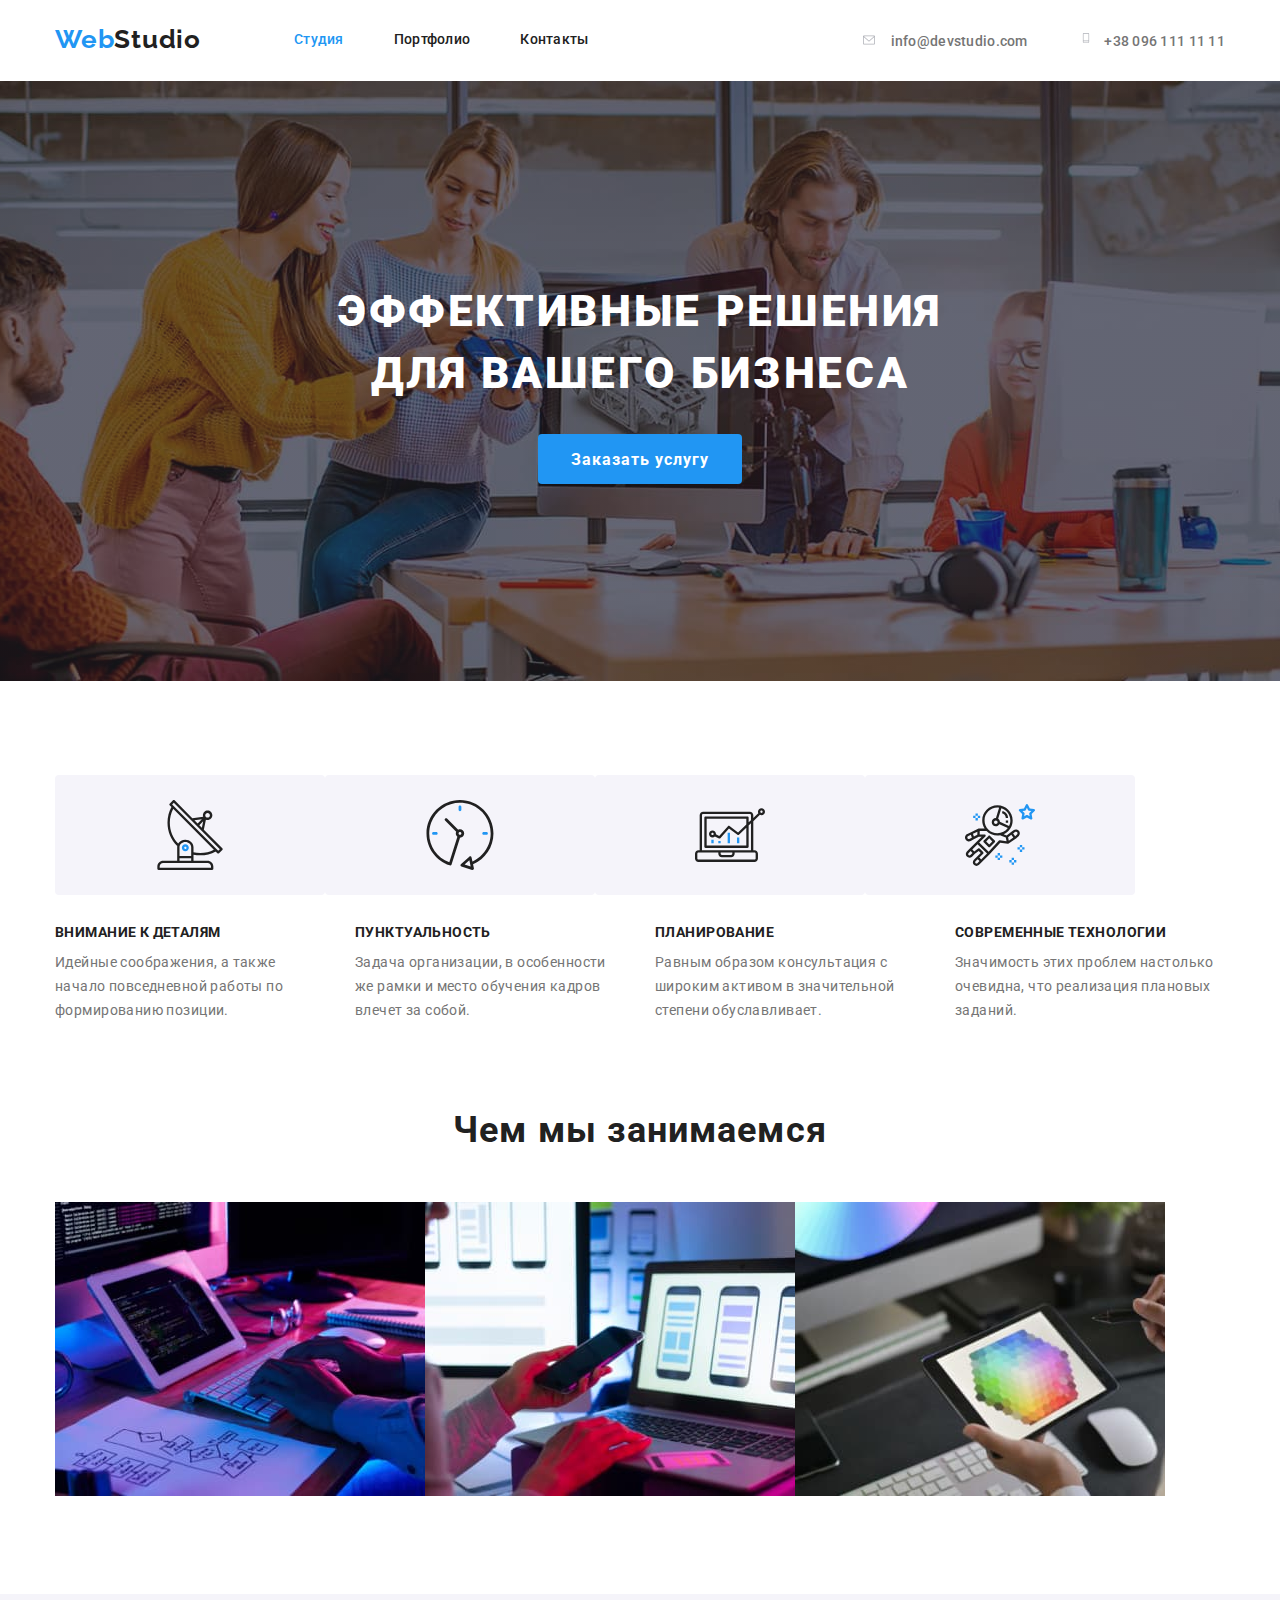
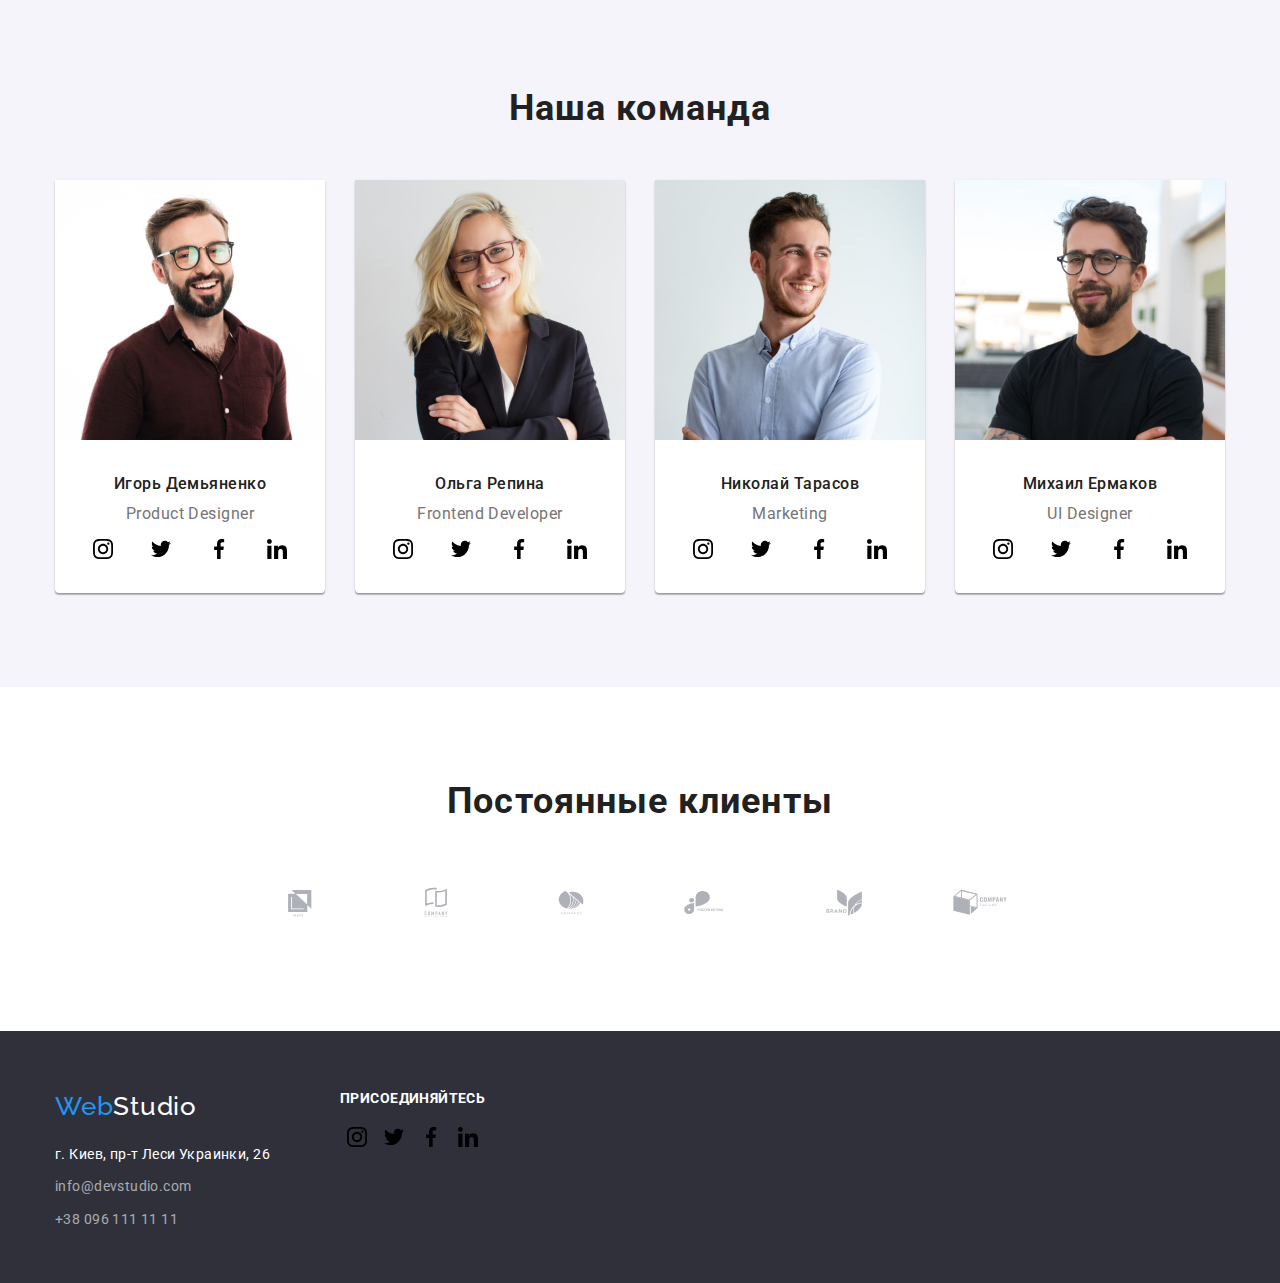
<file: index.html>
<!DOCTYPE html>
<html lang="ru">
<head>
    <meta charset="UTF-8">
    <meta http-equiv="X-UA-Compatible" content="IE=edge">
    <meta name="viewport" content="width=device-width, initial-scale=1.0">
    <title>Home-work3</title>
    <link href="https://fonts.googleapis.com/css2?family=Raleway:wght@700&family=Roboto:wght@400;500;700;900&display=swap" rel="stylesheet">
    <link href="https://cdnjs.cloudflare.com/ajax/libs/modern-normalize/1.1.0/modern-normalize.min.css" rel="stylesheet">
    <link href="./css/styles.css" rel="stylesheet">
</head>

<body class="page">
    <header class="hat">
        <div class="container">
            <div class="main-nav">
                <a href="" class="logo"><span class="logo-web">Web</span>Studio</a>
                <nav class="site-nav">
                    <ul class="list menu">
                        <li class="menu-text">
                            <a href="./index.html" class="link current">Студия</a>
                        </li>
                        <li class="menu-text">
                            <a href="./portfolio.html" class="link">Портфолио</a>
                        </li>
                        <li class="menu-text">
                            <a href="#adress" class="link">Контакты</a>
                        </li>
                    </ul>
                </nav>
                <div class="tel-adr">                        
                    <a href="mailto:info@devstudio.com" class="adress curent tel-adr-contact">
                        <svg class="tel-adr-icon" width="16" height="12"aria-hidden="true" >
                            <use href="./images/icons.svg#icon-envelope-hover"></use>
                        </svg>
                        info@devstudio.com
                    </a>                        
                    <a href="tel:+380961111111" class="adress tel-header tel-adr-contact ">
                        <svg class="tel-adr-icon" width="10" height="16" aria-hidden="true">
                            <use href="./images/icons.svg#icon-tel"></use>
                        </svg>
                        +38 096 111 11 11
                    </a>
                 </div>
                       
            </div>         
        </div>
       
    </header>
       
    <main class="main">
         <section class="hero">
            <div class="container">
                <h1 class="baner header">ЭФФЕКТИВНЫЕ РЕШЕНИЯ ДЛЯ ВАШЕГО БИЗНЕСА</h1>           
                <button type="button" class="button primary butbuner">Заказать услугу</button>
            </div>
         </section>

        <section class="fishka">
            <div class="container">
                <h2 class="studio">Особенности студии</h2>
                <ul class="list fishka-icon">
                    <li class="fon-icon">
                        <svg width="70" height="70" aria-label="Антена">
                            <use href="./images/icons.svg#icon-antenna"></use>
                        </svg>
                    </li>
                    <li class="fon-icon">
                        <svg width="70" height="70" aria-label="Часы">
                            <use href="./images/icons.svg#icon-clock"></use>
                        </svg>
                    </li>
                    <li class="fon-icon" >
                        <svg width="70" height="70" aria-label="Диаграмма">
                            <use href="./images/icons.svg#icon-diagram"></use>
                        </svg>
                    </li>
                    <li class="fon-icon">
                        <svg width="70" height="70" aria-label="Астронафт">
                            <use href="./images/icons.svg#icon-astronaut"></use>
                        </svg>
                    </li>
                </ul>
                <ul class="list fishka-text">
                    <li class="fishka-content">
                        <h3 class="studio-titel header">ВНИМАНИЕ К ДЕТАЛЯМ</h3>
                        <p class="studio-text one">Идейные соображения, а также начало повседневной работы по формированию позиции.</p>
                    </li>
                    <li class="fishka-content">
                        <h3 class="studio-titel header">ПУНКТУАЛЬНОСТЬ</h3>
                        <p class="studio-text">Задача организации, в особенности же рамки и место обучения кадров влечет за собой.
                        </p>
                    </li>
                    <li class="fishka-content">
                        <h3 class="studio-titel header">ПЛАНИРОВАНИЕ</h3>
                        <p class="studio-text">Равным образом консультация с широким активом в значительной степени обуславливает.
                        </p>
                    </li>
                    <li class="fishka-content">
                        <h3 class="studio-titel header">СОВРЕМЕННЫЕ ТЕХНОЛОГИИ</h3>
                        <p class="studio-text">Значимость этих проблем настолько очевидна, что реализация плановых заданий.</p>
                    </li>
                </ul>
            </div>
        </section>
                
        <section class="secshion-work">
            <div class="container">
                <h2 class="work-studio header">Чем мы занимаемся</h2>
                <ul class="list work-foto" >            
                    <li>
                        <a class="work-img"> <img src="./images/img.jpg" alt="Проект1" width="370" height="294" />
                        </a>
                    </li>
                    <li>
                        <a class="work-img"> <img src="./images/img1.jpg" alt="Проект2" width="370" height="294" />
                        </a>
                    </li>
                    <li>
                        <a class="work-img" > <img src="./images/img2.jpg" alt="Проект3" width="370" height="294" />
                        </a>
                    </li>
            
                </ul>
            </div>
         </section>
         <section  class="comanda-about">
            <div class="container">
                <h2 class="comanda header">Наша команда</h2>
                <ul class="list secshion-comander">
                    <li class="blok-comanda">
                        <a class="comanda-img one"><img src="./images/foto1.jpg" alt="Фото Игорь Демьяненко" width="270" height="260"/></a>
                        <div class="comanda-text">
                            <p class="comanda-fio">Игорь Демьяненко</p>
                            <p lang="en" class="profeshion">Product Designer</p> 
                            <ul class="list comanda-icon">
                                <li class="comanda-icon-link">
                                    <svg width="20" height="20" aria-label="Переход на Instagrsm" >
                                        <use href="./images/icons.svg#icon-instagram"></use>                                       
                                    </svg>
                                </li>
                                <li class="comanda-icon-link">
                                    <svg width="20" height="20" aria-label="Переход на Twitter">
                                        <use href="./images/icons.svg#icon-twitter"></use>
                                    </svg>
                                </li>
                                <li class="comanda-icon-link">
                                    <svg width="20" height="20" aria-label="Переход на Facebook">
                                        <use href="./images/icons.svg#icon-facebook"></use>
                                    </svg>
                                </li>
                                <li class="comanda-icon-link">
                                    <svg width="20" height="20" aria-label="Переход на Linkedin">
                                        <use href="./images/icons.svg#icon-linkedin"></use>
                                    </svg>
                                </li>
                            </ul>                           
                        </div>                        
                    </li>
                    <li class="blok-comanda">
                        <a class="comanda-img"> <img src="./images/foto2.jpg" alt="Фото Ольга Репина" width="270" height="260"/></a>
                        <div class="comanda-text">
                            <p class="comanda-fio">Ольга Репина</p>
                            <p lang="en" class="profeshion">Frontend Developer </p>
                            <ul class="list comanda-icon">
                                <li class="comanda-icon-link">
                                    <svg width="20" height="20" aria-label="Переход на Instagrsm" >
                                        <use href="./images/icons.svg#icon-instagram"></use>                                       
                                    </svg>
                                </li>
                                <li class="comanda-icon-link">
                                    <svg width="20" height="20" aria-label="Переход на Twitter">
                                        <use href="./images/icons.svg#icon-twitter"></use>
                                    </svg>
                                </li>
                                <li class="comanda-icon-link">
                                    <svg width="20" height="20" aria-label="Переход на Facebook">
                                        <use href="./images/icons.svg#icon-facebook"></use>
                                    </svg>
                                </li>
                                <li class="comanda-icon-link">
                                    <svg width="20" height="20" aria-label="Переход на Linkedin">
                                        <use href="./images/icons.svg#icon-linkedin"></use>
                                    </svg>
                                </li>
                            </ul>                    
                        </div>
                        
                    </li>
                    <li class="blok-comanda">
                        <a class="comanda-img"> <img src="./images/foto3.jpg" alt="Фото Николай Тарасов" width="270" height="260"/></a>
                        <div class="comanda-text">
                            <p class="comanda-fio">Николай Тарасов</p>
                            <p lang="en" class="profeshion">Marketing</p>
                            <ul class="list comanda-icon">
                                <li class="comanda-icon-link">
                                    <svg width="20" height="20" aria-label="Переход на Instagrsm" >
                                        <use href="./images/icons.svg#icon-instagram"></use>                                       
                                    </svg>
                                </li>
                                <li class="comanda-icon-link">
                                    <svg width="20" height="20" aria-label="Переход на Twitter">
                                        <use href="./images/icons.svg#icon-twitter"></use>
                                    </svg>
                                </li>
                                <li class="comanda-icon-link">
                                    <svg width="20" height="20" aria-label="Переход на Facebook">
                                        <use href="./images/icons.svg#icon-facebook"></use>
                                    </svg>
                                </li>
                                <li class="comanda-icon-link">
                                    <svg width="20" height="20" aria-label="Переход на Linkedin">
                                        <use href="./images/icons.svg#icon-linkedin"></use>
                                    </svg>
                                </li>
                            </ul>                      
                        </div>    
                    </li>                      
                        
                    <li class="blok-comanda">
                        <a class="comanda-img" > <img src="./images/foto4.jpg" alt="Фото Михаил Ермаков" width="270" height="260"/></a>
                        <div class="comanda-text">
                            <p class="comanda-fio">Михаил Ермаков</p>
                            <p lang="en" class="profeshion"> UI Designer </p>
                            <ul class="list comanda-icon">
                                <li class="comanda-icon-link">
                                    <svg  width="20" height="20" aria-label="Переход на Instagrsm" >
                                        <use href="./images/icons.svg#icon-instagram"></use>                                                                   

                                    </svg>
                                </li>
                                <li class="comanda-icon-link">
                                    <svg width="20" height="20" aria-label="Переход на Twitter">
                                        <use href="./images/icons.svg#icon-twitter"></use>
                                    </svg>
                                </li>
                                <li class="comanda-icon-link">
                                    <svg width="20" height="20" aria-label="Переход на Facebook">
                                        <use href="./images/icons.svg#icon-facebook"></use>
                                    </svg>
                                </li>
                                <li class="comanda-icon-link">
                                    <svg width="20" height="20" aria-label="Переход на Linkedin">
                                        <use href="./images/icons.svg#icon-linkedin"></use>
                                    </svg>
                                </li>
                            </ul>                    
                        </div>
                        
                    </li>
                </ul>
            </div>            
        </section>
        <section  class="clients-about">
            <div class="container">
                <h2 class="clients header">Постоянные клиенты</h2>
                <ul class="list clients-icon">
                    <li class="clients-icon-link">
                        <svg width="106" height="60" aria-label="Переход на логотип компании">
                            <use  href="./images/icons.svg#icon-Logo"></use>
                        </svg>
                    </li>
                    <li class="clients-icon-link">
                        <svg width="106" height="60" aria-label="Переход на логотип компании">
                            <use href="./images/icons.svg#icon-Logo-1"></use>
                        </svg>
                    </li>
                    <li class="clients-icon-link">
                        <svg width="106" height="60" aria-label="Переход на логотип компании">
                            <use href="./images/icons.svg#icon-Logo-2"></use>
                        </svg>
                    </li>
                    <li class="clients-icon-link">
                        <svg width="106" height="60" aria-label="Переход на логотип компании">
                            <use href="./images/icons.svg#icon-Logo-3"></use>
                        </svg>
                    </li>
                    <li class="clients-icon-link">
                        <svg width="106" height="60" aria-label="Переход на логотип компании">
                            <use href="./images/icons.svg#icon-Logo-4"></use>
                        </svg>
                    </li>
                    <li class="clients-icon-link">
                        <svg width="106" height="60" aria-label="Переход на логотип компании">
                            <use href="./images/icons.svg#icon-Logo-5"></use>
                        </svg>
                    </li>
                </ul>

            </div>
        </section>
              
    </main>
     <footer class="footer">
        <div class="container">
            
            <div class="footer-text">               
                <address id="adress" class="adress adress-footer">
                    <a href="" class="logo-web-bottom"><span class="logo-web">Web</span>Studio</a>
                    <a href="" class="adress-street">г. Киев, пр-т Леси Украинки, 26</a>
                    <a href="mailto:info@devstudio.com" class="adress-contact">info@devstudio.com</a>
                    <a href="tel:+380971664000" class="adress-contact">+38 096 111 11 11</a>
                </address>
                 <div  class="footer-text-icon">
                     <h2 class="footer-titel header">ПРИСОЕДИНЯЙТЕСЬ</h2>
                    <ul class="footer-icon list">
                        <li class="footer-icon-link">
                            <svg width="20" height="20" aria-label="Переход на Instagrsm" >
                                <use href="./images/icons.svg#icon-instagram"></use>                                       
                            </svg>
                        </li>
                        <li class="footer-icon-link">
                            <svg width="20" height="20" aria-label="Переход на Twitter">
                                <use href="./images/icons.svg#icon-twitter"></use>
                            </svg>
                        </li>
                        <li class="footer-icon-link">
                            <svg width="20" height="20" aria-label="Переход на Facebook">
                                <use href="./images/icons.svg#icon-facebook"></use>
                            </svg>
                        </li>
                        <li class="footer-icon-link">
                            <svg width="20" height="20" aria-label="Переход на Linkedin">
                                <use href="./images/icons.svg#icon-linkedin"></use>
                            </svg>
                        </li>
                    </ul>
                </div>
            </div>
        </div>        
    </footer>
   
        
</body>
</html>
</file>
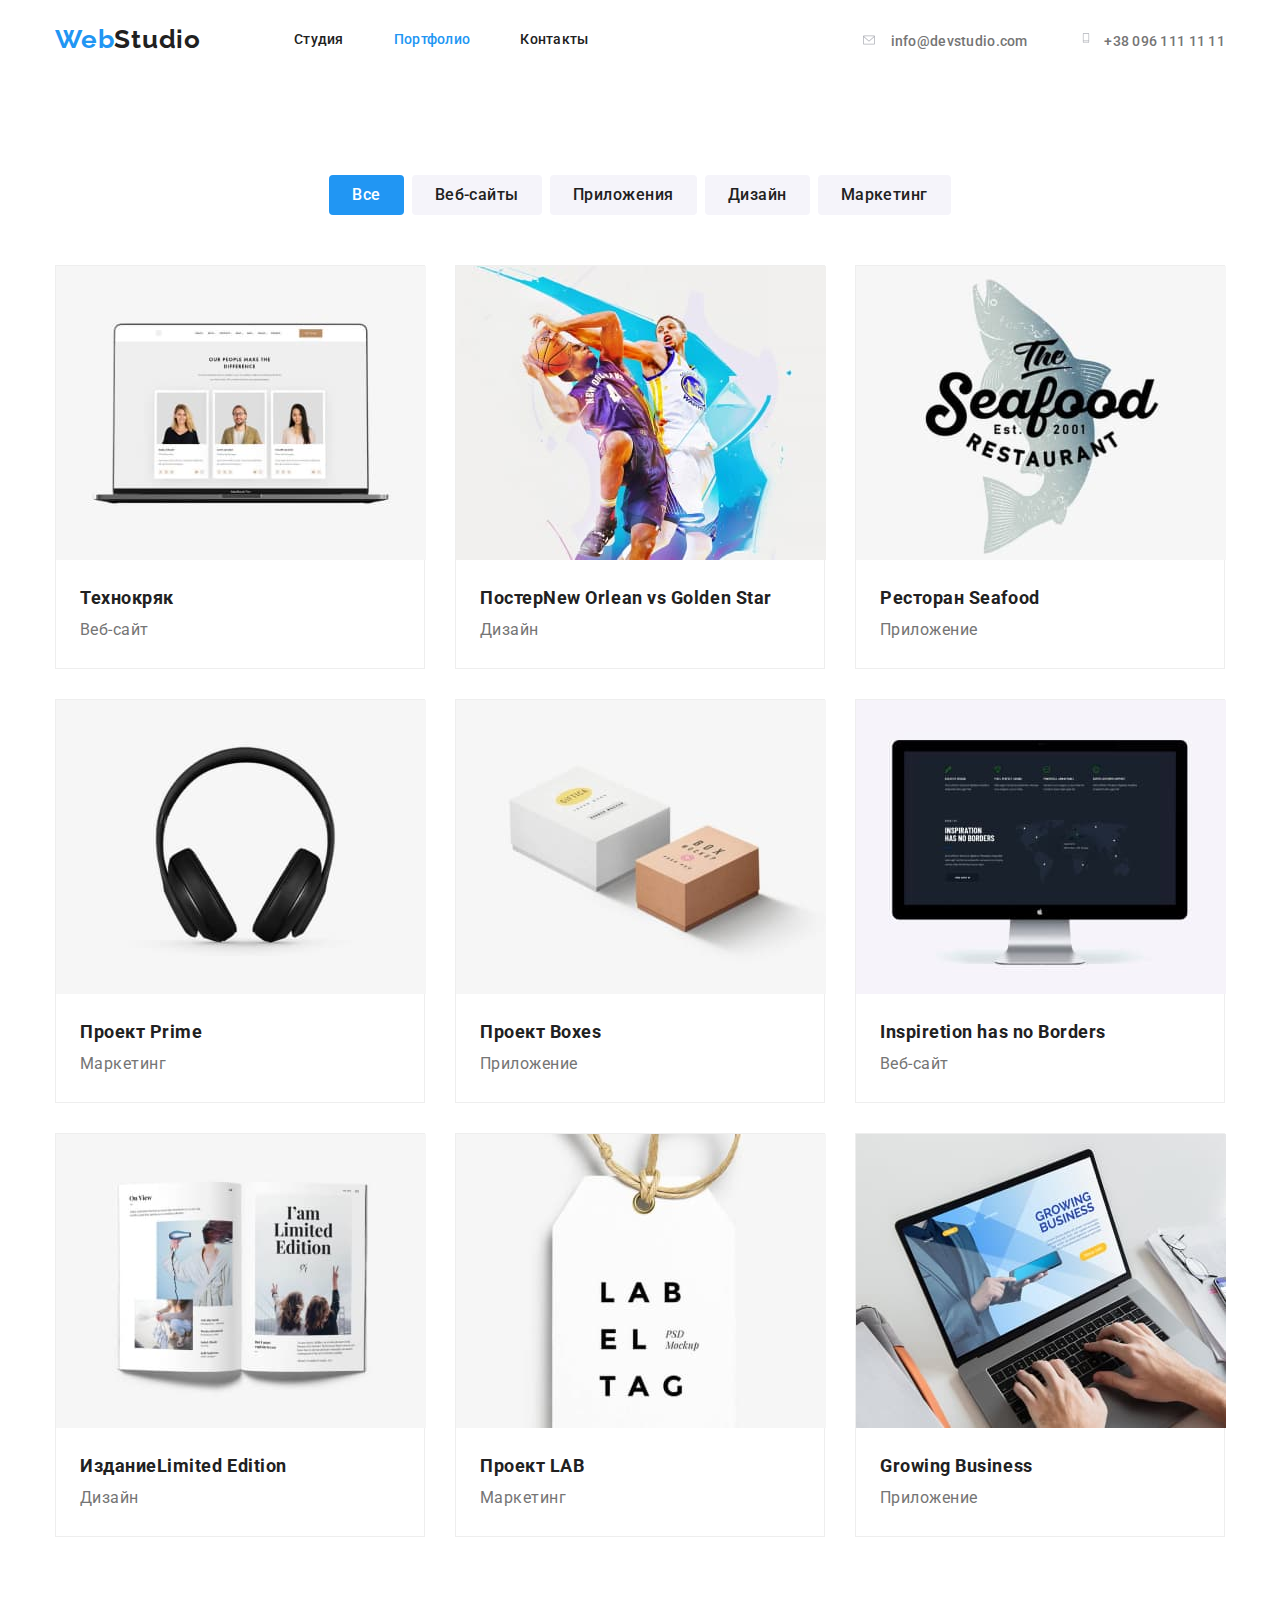
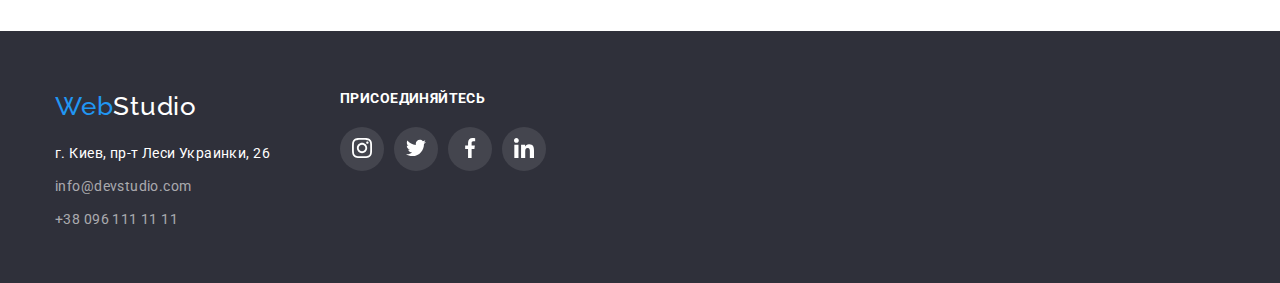
<file: portfolio.html>
<!DOCTYPE html>
<html lang="ru">
<head>
    <meta charset="UTF-8">
    <meta http-equiv="X-UA-Compatible" content="IE=edge">
    <meta name="viewport" content="width=device-width, initial-scale=1.0">
    <title>Home-work3</title>
    <link href="https://fonts.googleapis.com/css2?family=Raleway:wght@700&family=Roboto:wght@400;500;700;900&display=swap" rel="stylesheet">
    <link href="https://cdnjs.cloudflare.com/ajax/libs/modern-normalize/1.1.0/modern-normalize.min.css" rel="stylesheet">
    <link href="./css/styles.css" rel="stylesheet" >
</head>

<body>
    <header class="hat">
        <div class="container">
            <div class="main-nav">
                <a href="" class="logo"><span class="logo-web">Web</span>Studio</a>
                <nav class="site-nav">
                    <ul class="list menu">
                        <li class="menu-text">
                            <a href="./index.html" class="link">Студия</a>
                        </li>
                        <li class="menu-text">
                            <a href="./portfolio.html" class="link current">Портфолио</a>
                        </li>
                        <li class="menu-text">
                            <a href="#adress" class="link">Контакты</a>
                        </li>
                    </ul>
                </nav>
                <div class="tel-adr">                        
                    <a href="mailto:info@devstudio.com" class="adress curent tel-adr-contact">
                        <svg class="tel-adr-icon" width="16" height="12"aria-hidden="true" >
                            <use href="./images/icons.svg#icon-envelope-hover"></use>
                        </svg>
                        info@devstudio.com
                    </a>                        
                    <a href="tel:+380961111111" class="adress tel-header tel-adr-contact ">
                        <svg class="tel-adr-icon" width="10" height="16" aria-hidden="true">
                            <use href="./images/icons.svg#icon-tel"></use>
                        </svg>
                        +38 096 111 11 11
                    </a>
                 </div>
                       
            </div>         
        </div>
       
    </header>
    <main>
        <section  class="portfolio-hero"> 
            <div class="container">
                <h1 class="header works-portfolio">Works</h1>
                <ul class="butportfolio list">
                    <li class="portfolio-buttom">
                        <button type="button" class="button primary porbut">Все</button>
                    </li>
                    <li class="portfolio-buttom">
                        <button type="button" class="button secondery porbut">Веб-сайты</button>
                    </li>
            
                    <li class="portfolio-buttom">
                        <button type="button" class="button secondery porbut">Приложения</button>
                    </li>
                    <li class="portfolio-buttom">
                        <button type="button" class="button secondery porbut">Дизайн</button>
                    </li>
                    <li class="portfolio-buttom">
                        <button type="button" class="button secondery porbut">Маркетинг</button>
                    </li>
                </ul>
                  
                <ul class="list work-hero">
                    <li class="work-hero-block">
                        <a class="portfolio-img">
                            <img  class="a" src="./images/1.jpg" alt="Веб-сайт Технокряк" width="370" height="294" />
                            <div class="work-hero-text">
                                <p class="work-titly">Технокряк</p>
                                <p class="works-types">Веб-сайт</p>
                            </div>
                        </a>
                    </li>
                    <li class="work-hero-block">
                        <a class="portfolio-img" >
                            <img src="./images/2.jpg" alt="Постер баскетболистов" width="370" height="294" />
                            <div class="work-hero-text">
                                <p class="work-titly">Постер<span lang="en">New Orlean vs Golden Star</span></p>
                                <p class="works-types">Дизайн</p>
                            </div>                        
                        </a>
                    </li>
                    <li class="work-hero-block">
                        <a class="portfolio-img">
                            <img src="./images/3.jpg" alt="Логотип ресторана" width="370" height="294" />
                            <div class="work-hero-text">
                                <p class="work-titly">Ресторан <span lang="en">Seafood</span></p>
                                <p class="works-types">Приложение</p>
                            </div>                        
                        </a>
                    </li>
                    <li class="work-hero-block">
                        <a class="portfolio-img">
                            <img src="./images/4.jpg" alt="Фото наушники" width="370" height="294" />
                            <div class="work-hero-text">
                                <p class="work-titly">Проект <span lang="en">Prime</span></p>
                                <p class="works-types">Маркетинг</p>
                            </div>                     
                        </a>
                    </li>
                    <li class="work-hero-block">
                        <a class="portfolio-img">
                            <img src="./images/5.jpg" alt="Две коробки" width="370" height="294" />
                            <div class="work-hero-text">
                                <p class="work-titly">Проект <span lang="en">Boxes</span></p>
                                <p class="works-types">Приложение</p>
                            </div>                        
                        </a>
                    </li>
                    <li class="work-hero-block">
                        <a class="portfolio-img" >
                            <img src="./images/6.jpg" alt="Фото манитора" width="370" height="294" />
                            <div class="work-hero-text">
                                <p lang="en" class="work-titly">Inspiretion has no Borders</p>
                                <p class="works-types">Веб-сайт</p>
                            </div>                        
                        </a>
                    </li>
                    <li class="work-hero-block">
                        <a class="portfolio-img">
                            <img src="./images/7.jpg" alt="Книга" width="370" height="294" />
                            <div class="work-hero-text">
                                <p class="work-titly">Издание<span lang="en">Limited Edition</span></p>
                                <p class="works-types">Дизайн</p>
                            </div>                        
                        </a>
                    </li>
                    <li class="work-hero-block">
                        <a class="portfolio-img">
                            <img src="./images/8.jpg" alt="Ярлык" width="370" height="294" />
                            <div class="work-hero-text">
                                <p class="work-titly">Проект <span lang="en">LAB</span></p>
                                <p class="works-types">Маркетинг</p>
                            </div>                        
                        </a>
                    </li>
                    <li class="work-hero-block">
                        <a class="portfolio-img">
                            <img src="./images/9.jpg" alt="Ноутбук" width="370" height="294" />
                            <div class="work-hero-text">
                                <p lang="en" class="work-titly">Growing Business</p>
                                <p class="works-types">Приложение</p>
                            </div>                        
                        </a>
                    </li>
                </ul>
            </div>
         </section>
             
              
    </main>
    <footer class="footer">
        <div class="container">
            
            <div class="footer-text">               
                <address id="adress" class="adress adress-footer">
                    <a href="" class="logo-web-bottom"><span class="logo-web">Web</span>Studio</a>
                    <a href="" class="adress-street">г. Киев, пр-т Леси Украинки, 26</a>
                    <a href="mailto:info@devstudio.com" class="adress-contact">info@devstudio.com</a>
                    <a href="tel:+380971664000" class="adress-contact">+38 096 111 11 11</a>
                </address>
                 <div  class="footer-text-icon">
                     <h2 class="footer-titel header">ПРИСОЕДИНЯЙТЕСЬ</h2>
                    <ul class="footer-icon list">
                        <li class="footer-icon-link">
                            <a href="" class="footer-icon-but">
                                <svg width="20" height="20" aria-label="Переход на Instagrsm" >
                                    <use href="./images/icons.svg#icon-instagram"></use>                                       
                                </svg>
                            </a>                            
                        </li>
                        <li class="footer-icon-link">
                            <a href="" class="footer-icon-but">
                                <svg width="20" height="20" aria-label="Переход на Twitter">
                                 <use href="./images/icons.svg#icon-twitter"></use>
                                </svg>
                            </a>
                        </li>
                        <li class="footer-icon-link">
                            <a href="" class="footer-icon-but">
                                <svg width="20" height="20" aria-label="Переход на Facebook">
                                    <use href="./images/icons.svg#icon-facebook"></use>
                                </svg>
                            </a>
                        </li>
                        <li class="footer-icon-link">
                            <a href="" class="footer-icon-but">
                                 <svg width="20" height="20" aria-label="Переход на Linkedin">
                                     <use href="./images/icons.svg#icon-linkedin"></use>
                                </svg>
                            </a>
                        </li>
                    </ul>
                </div>
            </div>
        </div>        
    </footer>
    
</body>
</html>
</file>
<file: css/styles.css>
:root {
  --color-text: #212121;
  --color-fon: #FFFFFF;
  --color-fon-two:#F5F4FA;
  --color-acsent: #2196f3;
  --color-buttom: #757575;
  --color-icon:#AFB1B8;
}
body {
  background-color: var(--color-fon);
  color: var(--color-text);
  font-family: Roboto, sans-serif;
  text-decoration: none;
  margin: 0;
 }
.list {
  margin: 0;
  padding: 0;
}
ul {
  list-style: none;
}
 .container {
width: 1200px;
margin-left: auto;
margin-right: auto;
padding-left: 15px; 
padding-right: 15px; 
 }
 .header {
  margin-top: 0;
  margin-bottom: 0;
 }
 .hat {
   border-bottom: 1px solid #FFFFFF;
 }
 

/* Стилизация хедер*/
.logo {
font-family: Raleway, sans-serif;
font-weight: 700;
line-height: 1.2;
font-size: 26px;
color: var(--color-text);
text-decoration: none;
letter-spacing: 0.03em;

margin-right: 93px;
padding-top: 24px;
padding-bottom: 25px;
}
.logo-web {
  font-family: Raleway, sans-serif;
  color: var(--color-acsent);
  }
  .site-nav {
    font-weight:500;
    line-height:1.14;
    font-size:14px;
    text-decoration: none; 
    letter-spacing: 0.02em;
   }
   .tel-adr {
    margin-left: auto;
    font-family: Roboto, sans-serif;
    color: var(--color-buttom);
    font-weight: 500;
    font-size: 14px;
    line-height: 1.14;
    letter-spacing: 0.02em;
    }
   .menu {
     display: flex; 
    }

    .main-nav {
      display: flex;
      align-items: center;  
            
      }
             
      
    .menu-text{
      margin-right: 50px;
    }
    .menu-text:nth-child(3){
      margin-right: 0;
    }

  .link:hover,
  .link:focus {
   color: var(--color-acsent);
    }

  .link {
  color: var(--color-text);
  text-decoration: none;
 
}
 
  .current:first-child {
  color: var(--color-acsent);
  text-decoration: none;
  }

  .adress.curent {
    
    margin-right: 50px;
  
  }
  .tel-adr .tel-header {
    margin-right: 0;
  }
  .tel-adr {
   margin-left: auto;
  }
  .tel-adr-icon {
    fill: var(--color-icon);
    margin-right: 10px;
  }
  .tel-adr-contact:hover .tel-adr-icon {
    fill:var(--color-acsent)
  }
  .tel-adr-contact:focus .tel-adr-icon {
    fill:var(--color-acsent)
  }
 
/* Стилизация кнопок на главной странице и портфолио */
.button {
  display: inline-block;
  font-family: Roboto, sans-serif;
  color: var(--color-text);
  background-color: #f5f4fa;
  font-weight: 500;
  line-height: 1.625;
  font-size: 16px;
  cursor: pointer;
  letter-spacing: 0.03em;
  border-radius: 4px;
  text-align: center;
  border: 1px solid transparent;
 }
.butbuner {
 display: inline-block;
 font-family: Roboto, sans-serif;
 font-weight: 700; 
 line-height: 1.88;
 letter-spacing: 0.06em;
 padding:10px 32px;
 min-width: 200px;
 height: 50px;
 text-align: center;
 margin-top: 30px;
 }


.button.primary {
  background-color: var(--color-acsent);
  color: #ffffff;
  }
.button.secondery {
  background-color: #f5f4fa;
  color: var(--color-text);
  
}
.button:hover 
{ 
  color: #FFFFFF;
  border-color:var(--color-acsent);
  background-color: var(--color-acsent);
  box-shadow: 0px 3px 1px rgba(0, 0, 0, 0.1), 0px 1px 2px rgba(0, 0, 0, 0.08), 0px 2px 2px rgba(0, 0, 0, 0.12);
  
} 
.button:focus
{ 
  color: #FFFFFF;
  background-color:var(--color-acsent);
  background-color: var(--color-acsent);
  box-shadow: 0px 3px 1px rgba(0, 0, 0, 0.1), 0px 1px 2px rgba(0, 0, 0, 0.08), 0px 2px 2px rgba(0, 0, 0, 0.12);

} 

/* стилизация блока с заказом услуги */
.baner {
  font-weight: 900;
  line-height:1.40;
  font-size:44px;  
  color: #ffffff;
  letter-spacing: 0.06em;

  max-width: 696px;
  margin: auto;
  }
   .hero {  
    max-width: 1600px; 
    height: 600px;
    background: #C4C4C4; 
    background-image:
    linear-gradient(to right, rgba(47, 48, 58, 0.4), rgba(47, 48, 58, 0.4)),
    url('../images/fonhero.jpg'); 
 
    background-size: cover;
    background-repeat: no-repeat;
    background-position: center;
    
 
   padding-bottom: 280px;
   padding-top: 200px;
   margin-left: auto;
   margin-right: auto;
   align-items: center;
   text-align: center;
   }

/* стилизация особенностей студии */

.fishka-icon {
  display:flex;  
}

.fon-icon { 
  display: flex;
  width: 270px;
  height: 120px;
  background:var(--color-fon-two);
  border-radius: 4px;  
  
  justify-content: center;
  align-items: center;
  margin-bottom:  30px;
 
  }
  
  .fon-icon:nth-child(4) {
    margin-right: 0;
  }  

.fishka {
  padding-top: 94px;
}
.studio {
font-size:  0;
}
 .fishka-text { 
  display: flex; 
  } 

.studio-titel {
  line-height:1.14;
  font-size:14px;
  font-family: Roboto, sans-serif;
  font-weight:700;
  letter-spacing: 0.03em;

  display: flex; 
  }
 
.studio-text {
  color: var(--color-buttom);
  font-weight:400;
  line-height:1.70;
  font-size:14px;
  letter-spacing: 0.03em;

  width: 270px;
  height: 75px;
  margin-top: 0;
  margin-bottom: 0;
  padding-top: 10px;
}
.fishka-content
{
  margin-right: 30px; 
}
.fishka-content:nth-child(4)
{
  margin-right: 0; 
}
 
/* стилизация чем мы занимаемся */
.secshion-work {
  padding-top: 94px;
  padding-bottom: 94px;
}
.work-studio {
    font-size:36px;
    font-weight:700;
    line-height: 1.16;
    letter-spacing: 0.03em;
    text-align: center;
    margin-bottom: 50px;
    }
 .secshion-work .work-foto {
  display: flex;
   }
.work-img {
  width:370px;
  height:294px;
  margin: 0;
   }

.work-studio-link {
  margin-left: 30px;
 }
.work-studio-link:nth-child(1) {
  margin-left: 0;
  }
/* стилизация раздела команда */
.comanda-about {
  padding-bottom: 94px;
  padding-top: 94px;
  background-color: var(--color-fon-two);
}

.comanda {
  font-size:36px;
  font-weight: 700;
  line-height: 1.16;
  letter-spacing: 0.03em;
  
  text-align: center;
  margin-bottom: 50px;
}

.secshion-comander {
  display:flex;
 
  }

  .blok-comanda {
  margin-right: 30px;
  border-radius: 0px 0px 4px 4px;
  box-shadow: 0px 1px 3px rgba(0, 0, 0, 0.12), 0px 1px 1px rgba(0, 0, 0, 0.14), 0px 2px 1px rgba(0, 0, 0, 0.2);
  background-color: var(--color-fon);

  }
  .blok-comanda:nth-child(4) {
    margin-right: 0;
  }
.comanda-text {
  padding-top: 30px;
  padding-bottom: 30px;
}
.comanda-fio {

font-weight: 500; 
line-height: 1.20;
font-size:16px;
letter-spacing: 0.03em;
text-align: center;
margin-top: 0;
margin-bottom: 0;
padding-bottom: 10px;
}

.profeshion {
  color: var(--color-buttom);
  font-weight: 400;
  line-height:1.20;
  font-size:16px;
  letter-spacing: 0.03em;
  text-align: center;
  margin-top: 0;
  margin-bottom: 0;
  padding-bottom: 16px;
  }

  .comanda-icon {
    
     display: flex;    
     justify-content:space-evenly; 
     
    }
    
    .comanda-icon-but {  
      display: block;
      width: 44px;
      height: 44px;  
      text-align: center;
      padding-top: 25%;  
      justify-content: center;
      fill: var(--color-icon);          
     }
  
   .comanda-icon-but:hover
    {   
    fill:#FFFFFF;
    border-radius:  50%;
    background-color:var(--color-acsent);
   }
   .comanda-icon-but:focus
   {  
    fill:#FFFFFF;
   border-radius:  50%;
   background-color:var(--color-acsent);
  }
   
   
 
  /* стилизация раздела постоянные клиенты */
  .clients-about {
    padding-top: 94px;
    padding-bottom: 94px;
   }
  .clients {
  font-size:36px;
  font-weight:700;
  line-height: 1.16;
  letter-spacing: 0.03em;
  text-align: center;
  margin-bottom: 50px;
  }
  .clients-icon {
    display: flex;  
    fill:var(--color-icon);
    justify-content: center;
    align-items: center;
   
   
  }
  .clients-icon-but {
    display: flex;
    justify-content: center;
    align-items: center;
    width: 170px;  
    height: 92px;
    cursor: pointer; 
    border: 1px solid var(--color-icon);
    border-radius: 4px;
    fill: var(--color-icon);
  

  }
  .clients-icon-link {
   margin-right: 30px;    
  }
  .clients-icon-link:nth-child(6) {
    margin-right: 0;
  }
  .clients-icon-but:focus,
  .clients-icon-but:hover
  {
  fill: var(--color-acsent);
  border: 1px solid var(--color-acsent)
  }
/* стилизация  футер */
.footer {
  background-color:#2F303A;
  height: 252px;
  margin-left: auto;
  margin-right: auto;
  padding-top: 60px;
  padding-bottom: 60px;
  }
  .logo-web-bottom {
    display:inline-block;
    font-family: Raleway, sans-serif;
    letter-spacing: 0.03em;
    line-height: 1.2;
    font-size: 26px;
    color:#FFFFFF;
    text-decoration: none;
    align-items: center;

    margin-bottom: 20px;
    }
    .adress {
      color: var(--color-buttom);
      font-weight:500;
      line-height:1.14;
      font-size:14px;
      font-style: normal;
      text-decoration: none;
      letter-spacing: 0.02em;
      }
    .adress:hover,
    .adress:focus {
      color: var(--color-acsent);
    }
    .adress-footer {
      display:flex;
      flex-direction:column;
    } 
    
    .adress-street {
      font-family: Roboto, sans-serif;
      font-weight:400;
      line-height:1.71;
      font-size:14px;
      letter-spacing: 0.03em;
      color: #ffffff;
      text-decoration: none;
      }
      
    .adress-contact {
      color: rgba(255, 255, 255, 0.6);
      text-decoration: none;
      font-family: Roboto, sans-serif;
      font-weight:400;
      line-height:1.71;
      font-size:14px;
      letter-spacing: 0.03em;

     padding-top: 9px;
     }

     .footer-text{
      display: flex;
     }
     .footer-text-icon {
       margin-left: 70px;

     }
     .footer-titel{
      font-weight: 700;
      font-size: 14px;
      line-height: 1.14;
      letter-spacing: 0.03em;
      color: #FFFFFF;
      margin-bottom: 20px;
     }

     .footer-icon {
      display: flex;
      justify-content:space-evenly;
             
     }
     .footer-icon-but {
      display: block;
       text-align: center;
       padding-top: 25%;

      width: 44px;
      height: 44px;

      border-radius: 50%;
      
     
      background-color: rgba(255, 255, 255, 0.1);
      cursor: pointer;
      fill: #FFFFFF;
      border: 0;
         
     }
     .footer-icon-link {
      margin-right: 10px;
     }
     
     .footer-icon-link:nth-child(4) {
      margin-right: 0;
      }
     .footer-icon-but:hover {
      background-color: var(--color-acsent);
      border-color: var(--color-acsent);
     }
     .footer-icon-but:focus {
      background-color: var(--color-acsent);
      border-color: var(--color-acsent);      
     }
     
    
    
/* стилизация раздела наши работы страница портфолио */
.works-portfolio {
font-size:  0;
margin: 0;
}
.portfolio-hero {
padding-top: 94px;
padding-bottom: 94px;
}
.butportfolio {
display:flex;
 
align-items: center;
justify-content: center;
margin-bottom: 50px;
 }
 .porbut {
padding: 6px 22px;
text-align: center;
 }
 .portfolio-buttom {
  margin-left: 8px;
 }
 .portfolio-buttom:nth-child(1) {
  margin-left: 0;
 }

.work-titly {
  margin-top: 0;
  margin-bottom: 0;
  font-weight: 700;
  line-height: 1.40;
  font-size: 18px;
  letter-spacing: 0.03em;
  padding-bottom: 4px;
    
  }
.works-types {
  margin-top: 0;
  margin-bottom: 0;
  color: var(--color-buttom);
  font-weight: 400;
  line-height: 2;
  font-size: 16px;
  letter-spacing: 0.03em;  
}
.work-hero-text {
  padding: 20px 24px;
}
.work-hero-block {
  margin-bottom: 30px;
  cursor: pointer;
}
.work-hero-block:nth-child(7),
.work-hero-block:nth-child(8),
.work-hero-block:nth-child(9) {
margin-bottom: 0px;
}

.work-hero {
  margin-left: auto;
  margin-right: auto;
  display: flex;
  flex-wrap: wrap;
  justify-content: space-between;
}
  .portfolio-img {
  display: inline-block;
  width: 370px;
  height: 404px;
  border: 1px solid #EEEEEE;
 
  }  
  .portfolio-img:hover {
  box-shadow: 0px 1px 3px rgba(0, 0, 0, 0.12), 0px 1px 1px rgba(0, 0, 0, 0.14), 0px 2px 1px rgba(0, 0, 0, 0.2);
  border-radius: 0px 0px 4px 4px;
  }
</file>
